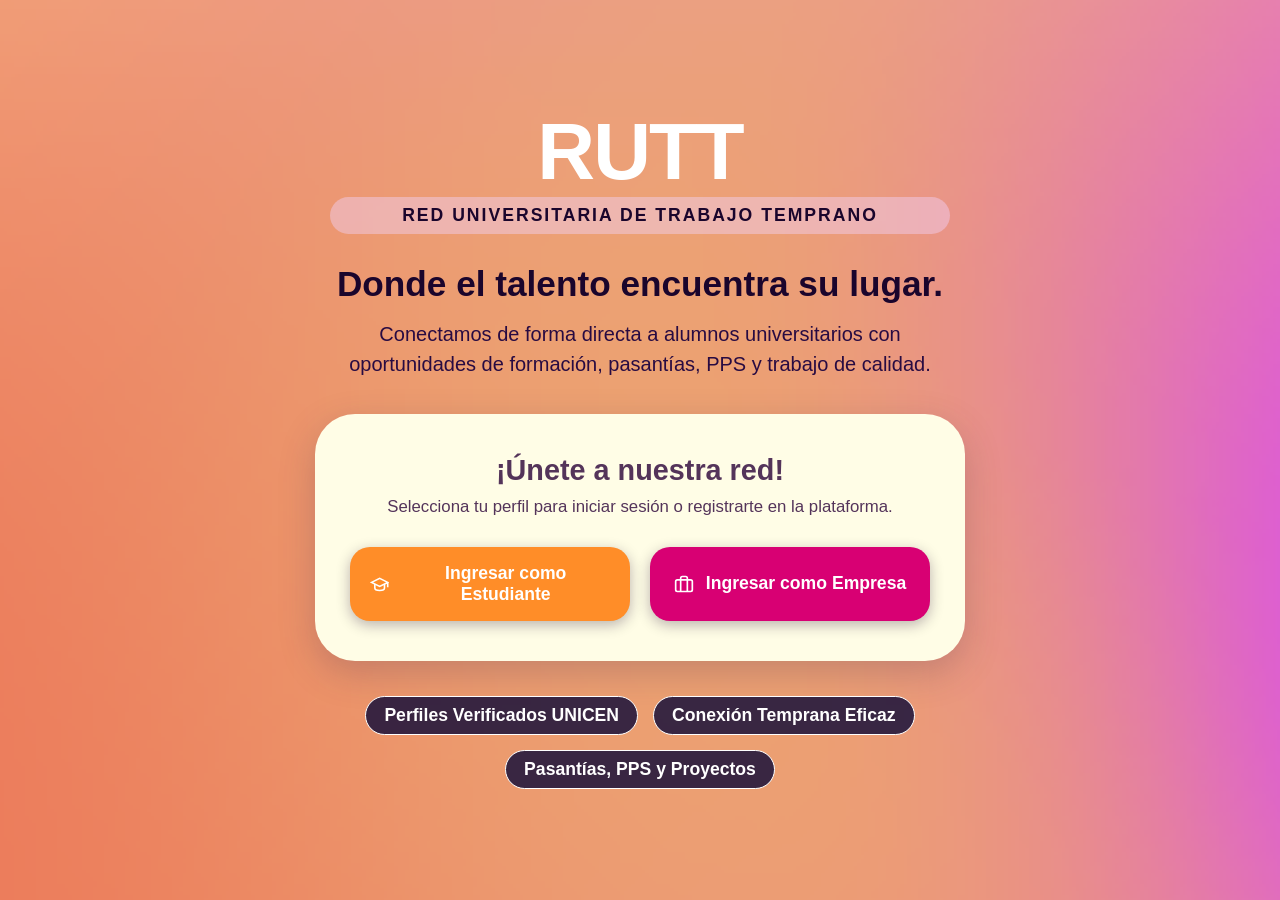
<file: index.html>
<!DOCTYPE html>
<html lang="es">
<head>
  <meta charset="UTF-8">
  <meta name="viewport" content="width=device-width, initial-scale=1.0">
  <title>RUTT - Red Universitaria de Trabajo Temprano</title>
  <link rel="stylesheet" href="index.css">
</head>
<body>
  <main class="landing-shell">
    
    <header class="landing-hero">

        <h1>RUTT</h1>
        <p class="subtitle">Red Universitaria de Trabajo Temprano</p>
      <h2>Donde el talento encuentra su lugar.</h2>
      <p class="hero-description">
        Conectamos de forma directa a alumnos universitarios con oportunidades de formación, pasantías, PPS y trabajo de calidad.
      </p>
    </header>

    <section class="container">
      <h3>¡Únete a nuestra red!</h3>
      <p class="action-text">Selecciona tu perfil para iniciar sesión o registrarte en la plataforma.</p>
      
      <div class="login-actions">
        <a href="login_estudiante.html" class="btn-login student-variant">
          <svg viewBox="0 0 24 24" fill="none" stroke="currentColor" stroke-width="2">
            <path d="M22 10v6M2 10l10-5 10 5-10 5z"></path>
            <path d="M6 12v5c0 2 2 3 6 3s6-1 6-3v-5"></path>
          </svg>
          Ingresar como Estudiante
        </a>
        
        <a href="login_empresa.html" class="btn-login company-variant">
          <svg viewBox="0 0 24 24" fill="none" stroke="currentColor" stroke-width="2">
            <rect x="2" y="7" width="20" height="14" rx="2" ry="2"></rect>
            <path d="M16 21V5a2 2 0 0 0-2-2h-4a2 2 0 0 0-2 2v16"></path>
          </svg>
          Ingresar como Empresa
        </a>
      </div>
    </section>

    <footer class="landing-footer-info">
      <div class="value-pill">Perfiles Verificados UNICEN</div>
      <div class="value-pill">Conexión Temprana Eficaz</div>
      <div class="value-pill">Pasantías, PPS y Proyectos</div>
    </footer>

  </main>
  <script>
    if (window.location.search) {
      const urlLimpia = window.location.pathname;
      window.history.replaceState({}, document.title, urlLimpia);
    }
  </script>
</body>
</html>
</file>
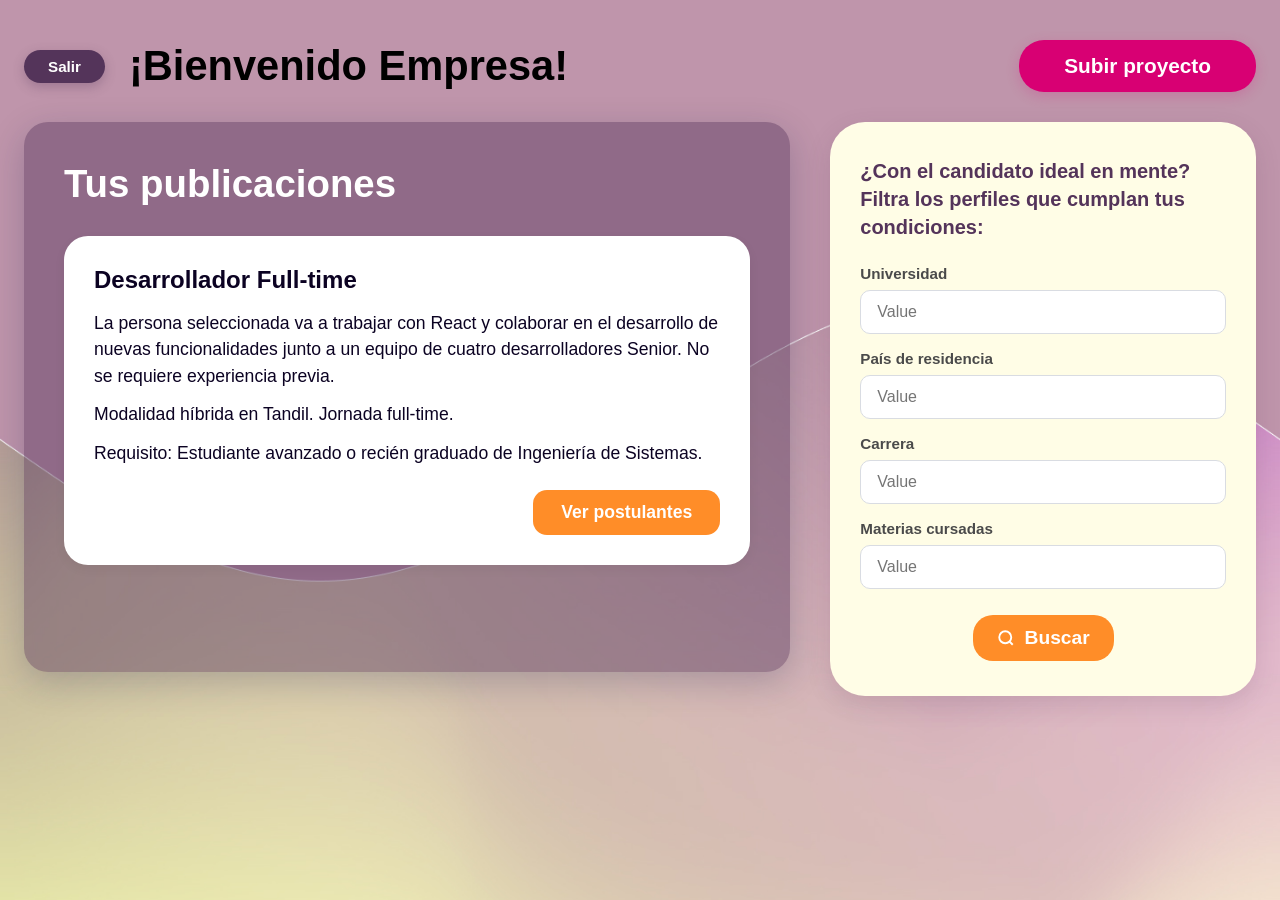
<file: empresa.html>
<!DOCTYPE html>
<html lang="es">
  <head>
    <meta charset="UTF-8" />
    <meta name="viewport" content="width=device-width, initial-scale=1.0" />
    <title>RUTT - Inicio Empresa</title>
    <link rel="stylesheet" href="empresa.css" />
  </head>
  <body>

    <main class="page-shell">
      <div class="main-container">
        
        <!-- Header alineado con los paneles de abajo -->
        <div class="publications-header">
          <div class="header-user-side">
            <a href="login_empresa.html" class="btn-logout">Salir</a>
            <h1 id="welcome-title">¡Bienvenido!</h1>
          </div>
          <a href="from_proyecto.html" class="btn-primary-magenta"> Subir proyecto  </a>
        </div>

        <!-- Grilla de contenido único -->
        <section class="dashboard-grid">
        
          <div class="publications-panel">
            <h2>Tus publicaciones</h2>
            <div id="publications-container" class="publications-list"></div>
          </div>

          <div class="sidebar-panel">
            <div class="filter-card">
              <h3>¿Con el candidato ideal en mente? Filtra los perfiles que cumplan tus condiciones:</h3>
              
              <form class="filter-form">
                <div class="filter-group">
                  <label for="university">Universidad</label>
                  <input id="university" type="text" placeholder="Value" />
                </div>

                <div class="filter-group">
                  <label for="residence">País de residencia</label>
                  <input id="residence" type="text" placeholder="Value" />
                </div>

                <div class="filter-group">
                  <label for="career">Carrera</label>
                  <input id="career" type="text" placeholder="Value" />
                </div>

                <div class="filter-group">
                  <label for="subjects">Materias cursadas</label>
                  <input id="subjects" type="text" placeholder="Value" />
                </div>

                <button type="submit" class="btn-search">
                  <svg viewBox="0 0 24 24" fill="none" stroke="currentColor" stroke-width="2.5">
                    <circle cx="11" cy="11" r="8"></circle>
                    <line x1="21" y1="21" x2="16.65" y2="16.65"></line>
                  </svg>
                  Buscar
                </button>
              </form>
            </div>
          </div>

        </section>
      </div>
    </main>

    <script>
      
      const nombreEmpresa = localStorage.getItem("empresaLogueada") || "Empresa";
      document.getElementById("welcome-title").textContent = `¡Bienvenido ${nombreEmpresa}!`;

      // Render de las publicaciones
      const publicacionesGuardadas = JSON.parse(localStorage.getItem("misPublicaciones") || "[]");
      const publicaciones = [
        {
          titulo: "Desarrollador Full-time",
          descripcion: "La persona seleccionada va a trabajar con React y colaborar en el desarrollo de nuevas funcionalidades junto a un equipo de cuatro desarrolladores Senior. No se requiere experiencia previa.",
          detalles: "Modalidad híbrida en Tandil. Jornada full-time.",
          requisito: "Requisito: Estudiante avanzado o recién graduado de Ingeniería de Sistemas."
        },
        ...publicacionesGuardadas.map((pub) => ({
          titulo: pub.titulo,
          descripcion: pub.descripcion,
          detalles: pub.modalidad || pub.detalles || "Modalidad a definir.",
          requisito: pub.requisito || "Requisito: Información pendiente."
        }))
      ];

      const container = document.getElementById("publications-container");
      publicaciones.forEach((pub) => {
        const article = document.createElement("article");
        article.className = "pub-card";
        article.innerHTML = `
          <h3>${pub.titulo}</h3>
          <p class="pub-description">${pub.descripcion}</p>
          <p class="pub-details">${pub.detalles}</p>
          <p class="pub-requirement">${pub.requisito}</p>
          <div class="pub-actions">
            <a class="btn-action" href="ver_postulantes.html?titulo=${encodeURIComponent(pub.titulo)}&descripcion=${encodeURIComponent(pub.descripcion)}&detalles=${encodeURIComponent(pub.detalles)}&requisito=${encodeURIComponent(pub.requisito)}">Ver postulantes</a>
          </div>
        `;
        container.appendChild(article);
      });
    </script>
  <script>
  if (window.location.search) {
    const urlLimpia = window.location.pathname;
    window.history.replaceState({}, document.title, urlLimpia);
  }
</script>
</body>
</html>
</file>
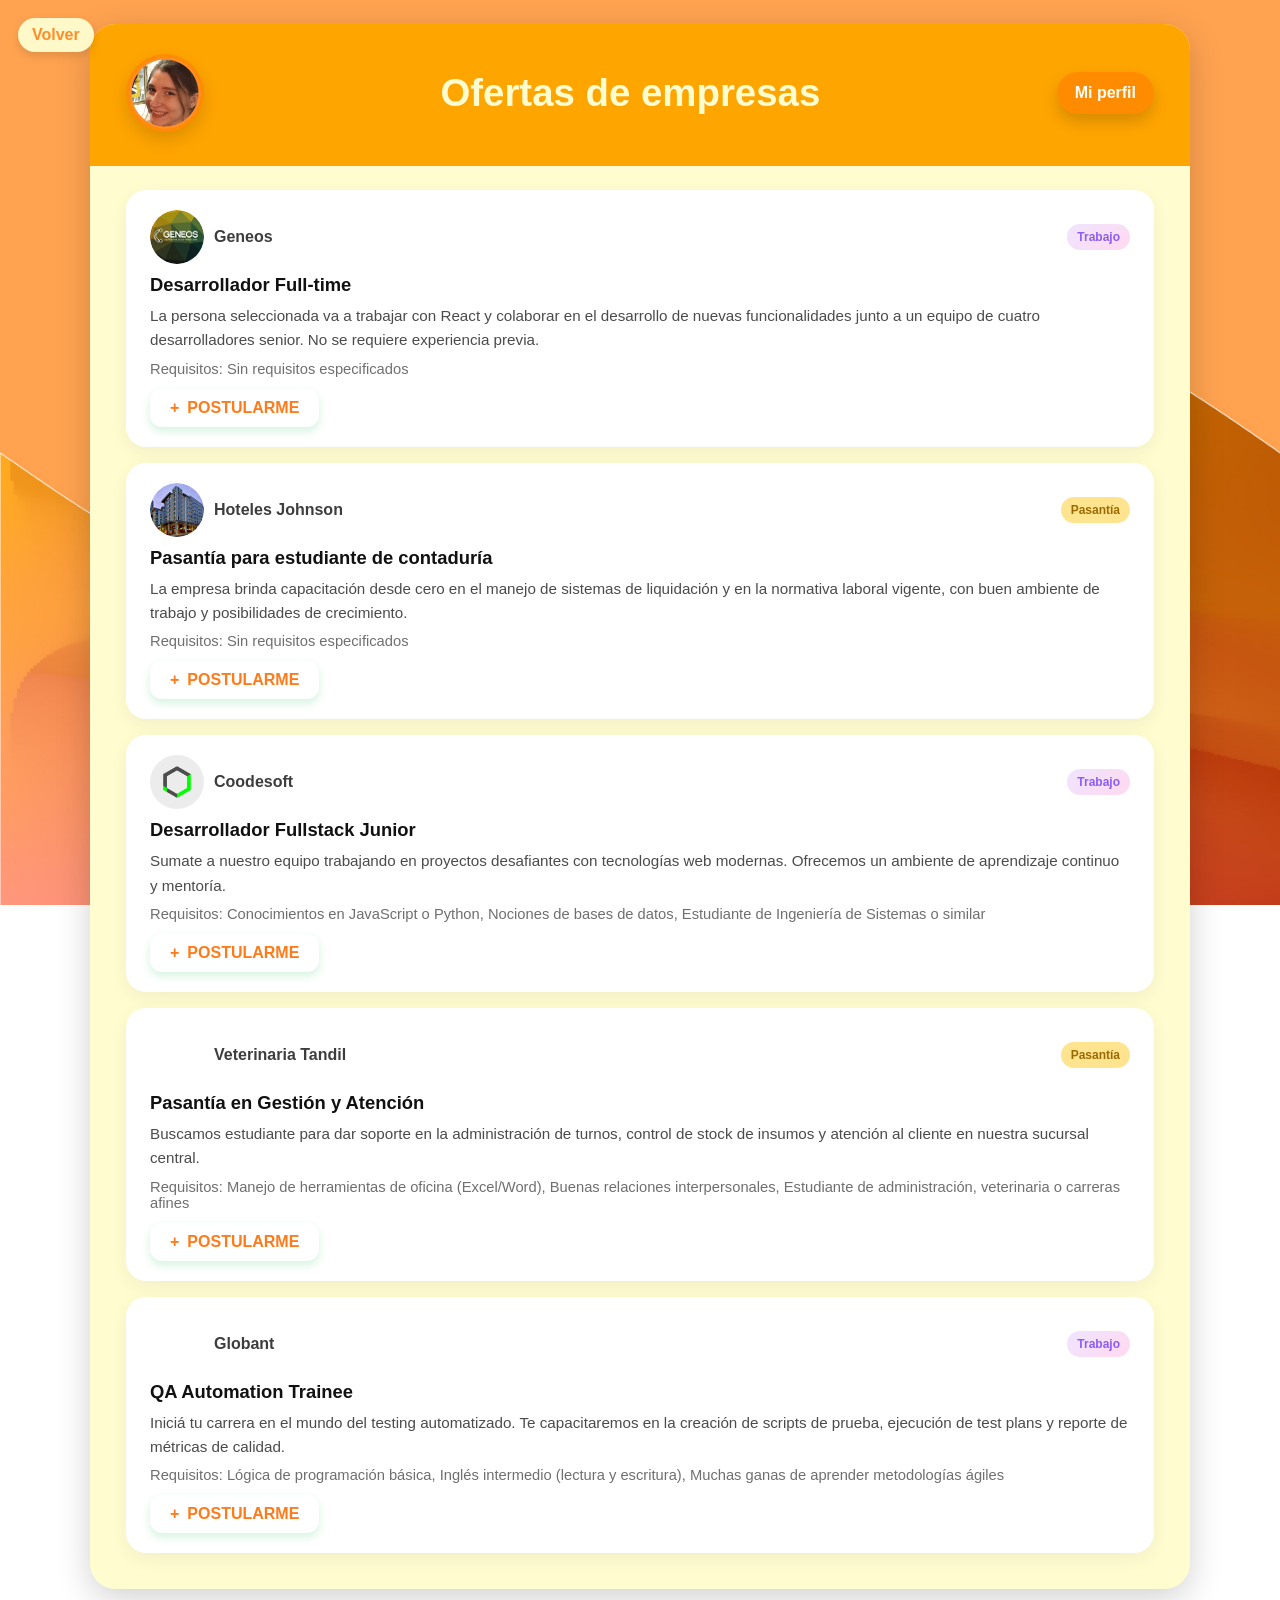
<file: estudiante.html>
<!DOCTYPE html>
<html lang="es">
  <head>
    <meta charset="UTF-8" />
    <meta name="viewport" content="width=device-width, initial-scale=1.0" />
    <title>RUTT - Inicio Estudiante</title>
    <link rel="stylesheet" href="estudiante.css" />
  </head>
  <body>
    <a href="#" onclick="volverAtras(event)">Volver</a>

    <main class="page-shell">
      <section class="card">
        <div class="hero-panel">
          <div class="hero-top">
            <div class="profile-wrap">
              <img
                src="images/profile.jpg"
                alt="Foto de perfil de la estudiante"
                class="profile-photo"
              />
            </div>

            <div class="hero-title-wrap">
              <h1>Ofertas de empresas</h1>
            </div>

            <a href="perfil_estudiante.html" class="profile-btn">Mi perfil</a>
          </div>
        </div>

        <div class="feed-panel">
          <div id="ofertas-container" class="offers-list"></div>
        </div>
      </section>
    </main>

    <script src="datos_proyectos.js"></script>
    <script>
      const container = document.getElementById("ofertas-container");
      const fallbackOfertas = typeof proyectosPredeterminados !== "undefined"
        ? proyectosPredeterminados
        : [];

      function marcarPostulacion(event, elemento) {
          
          event.preventDefault();
          
          elemento.innerHTML = "<span>✔</span> POSTULADO";
          
          elemento.classList.add("sent");
          
          elemento.removeAttribute("onclick");
        }

        function volverAtras(event) {
          event.preventDefault();
          window.history.go(-1);
        }

      const renderOfertas = (datos) => {
        container.innerHTML = "";
        datos.forEach((oferta) => {
          const article = document.createElement("article");
          article.className = "opportunity";
          const tipo = (oferta.tipo || "Trabajo").toLowerCase();
          const badgeClass = tipo === "pasantía" ? "badge-pasantia" : "badge-trabajo";
          const logoSrc = oferta.logo || oferta.logoUrl || `images/${(oferta.empresa || oferta.Empresa || "empresa").toLowerCase().replace(/\s+/g, "")}.jpg`;
          article.innerHTML = `
            <div class="offer-card">
              <div class="offer-top-row">
                <div class="offer-company">
                  <div class="offer-logo">
                    <img 
                      src="${logoSrc}"
                      alt=""
                      onerror="this.style.display='none'; this.parentNode.style.background='#d9dce2';"
                    />  
                  </div>
                  <span class="offer-company-name">${oferta.empresa || oferta.Empresa}</span>
                </div>
                <span class="offer-type ${badgeClass}">${oferta.tipo || "Trabajo"}</span>
              </div>

              <h3>${oferta.titulo || oferta.Titulo}</h3>
              <p class="offer-body">${oferta.descripcion || oferta.Descripcion}</p>
              <p class="offer-requisitos">Requisitos: ${(oferta.requisitos || ["Sin requisitos especificados"]).join(", ")}</p>
              <a href="#" class="mini-btn" onclick="marcarPostulacion(event, this)"><span>+</span> POSTULARME</a>
            </div>
          `;
          container.appendChild(article);
        });
      };

      fetch("datos_proyectos.json")
        .then((response) => {
          if (!response.ok) throw new Error("No se pudo cargar el JSON");
          return response.json();
        })
        .then((data) => {
          if (Array.isArray(data) && data.length) {
            renderOfertas(data);
          } else {
            renderOfertas(fallbackOfertas);
          }
        })
        .catch(() => {
          renderOfertas(fallbackOfertas);
        });
    </script>
  <script>
  if (window.location.search) {
    const urlLimpia = window.location.pathname;
    window.history.replaceState({}, document.title, urlLimpia);
  }
</script>
</body>
</html>
</file>
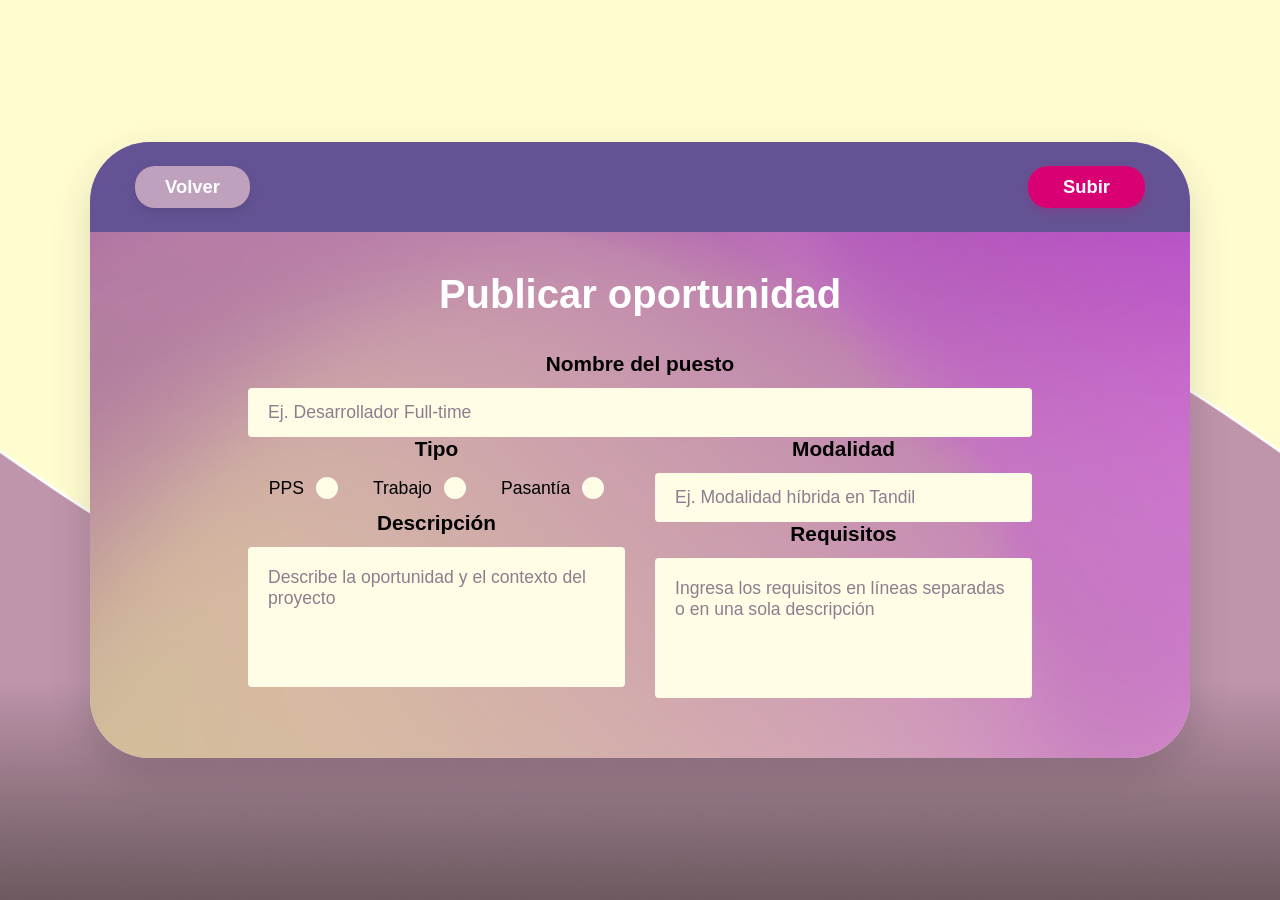
<file: from_proyecto.html>
<!DOCTYPE html>
<html lang="es">
  <head>
    <meta charset="UTF-8" />
    <meta name="viewport" content="width=device-width, initial-scale=1.0" />
    <title>RUTT - Crear Publicación</title>
    <link rel="stylesheet" href="from_proyecto.css" />
  </head>
  <body>
    <main class="page-shell">
      <section class="card-form">
        
        <div class="form-header">
          <a href="empresa.html" class="btn-back"> Volver </a>
          <button type="submit" form="publication-form" class="btn-submit"> Subir </button>
        </div>

        <div class="form-body">
          <h2>Publicar oportunidad</h2>

          <div id="name" class="input-group">
                <label for="postulacion-name">Nombre del puesto</label>
                <input type="text" id="postulacion-name" placeholder="Ej. Desarrollador Full-time" required />
            </div>
          
          <form id="publication-form" class="main-form">
            
                
            <div class="input-group">

                <div class="radio-section">
                    <span class="radio-title">Tipo</span>
                    <div class="radio-options">
                        <label class="radio-label">
                        <span>PPS</span>
                        <input type="radio" name="tipo-puesto" value="PPS" required />
                        <span class="custom-radio"></span>
                        </label>
                        <label class="radio-label">
                        <span>Trabajo</span>
                        <input type="radio" name="tipo-puesto" value="Trabajo" required />
                        <span class="custom-radio"></span>
                        </label>
                        <label class="radio-label">
                        <span>Pasantía</span>
                        <input type="radio" name="tipo-puesto" value="Pasantía" />
                        <span class="custom-radio"></span>
                        </label>
                    </div>
                </div>
                <div class="input-group">
                <label for="postulacion-info">Descripción</label>
                <textarea id="postulacion-info" rows="5" placeholder="Describe la oportunidad y el contexto del proyecto" required></textarea>
                </div>

            </div>

            <div class="input-group">
                <div class="input-group">
                <label for="postulacion-modalidad">Modalidad</label>
                <input type="text" id="postulacion-modalidad" placeholder="Ej. Modalidad híbrida en Tandil" required />
                </div>

                <div class="input-group">
                <label for="postulacion-requisitos">Requisitos</label>
                <textarea id="postulacion-requisitos" rows="5" placeholder="Ingresa los requisitos en líneas separadas o en una sola descripción" required></textarea>
                </div>
            </div>
          </form>
        </div>

      </section>
    </main>

    <script>
      document.getElementById("publication-form").addEventListener("submit", function(e) {
        e.preventDefault();

        const empresa = document.getElementById("empresa-name").value.trim();
        const nombre = document.getElementById("postulacion-name").value.trim();
        const tipo = document.querySelector('input[name="tipo-puesto"]:checked').value;
        const informacion = document.getElementById("postulacion-info").value.trim();
        const modalidad = document.getElementById("postulacion-modalidad").value.trim();
        const requisitos = document.getElementById("postulacion-requisitos").value.trim();

        const nuevaPublicacion = {
          id: Date.now(),
          empresa: empresa || "Empresa",
          logo: "images/geneos.jpg",
          tipo: tipo,
          tipoClase: tipo === "Pasantía" ? "badge-pasantia" : "badge-trabajo",
          titulo: nombre,
          descripcion: informacion,
          modalidad: modalidad || "Modalidad a definir.",
          requisito: requisitos ? `Requisito: ${requisitos}` : "Requisito: Información pendiente.",
          requisitos: requisitos
            ? requisitos.split(/\n|\s*\.\s*/).map(item => item.trim()).filter(Boolean)
            : ["Sin requisitos especificados"]
        };

        let actuales = JSON.parse(localStorage.getItem("misPublicaciones")) || [];
        actuales.push(nuevaPublicacion);
        localStorage.setItem("misPublicaciones", JSON.stringify(actuales));

        window.location.href = "empresa.html";
      });
    </script>
  <script>
  if (window.location.search) {
    const urlLimpia = window.location.pathname;
    window.history.replaceState({}, document.title, urlLimpia);
  }
</script>
</body>
</html>
</file>
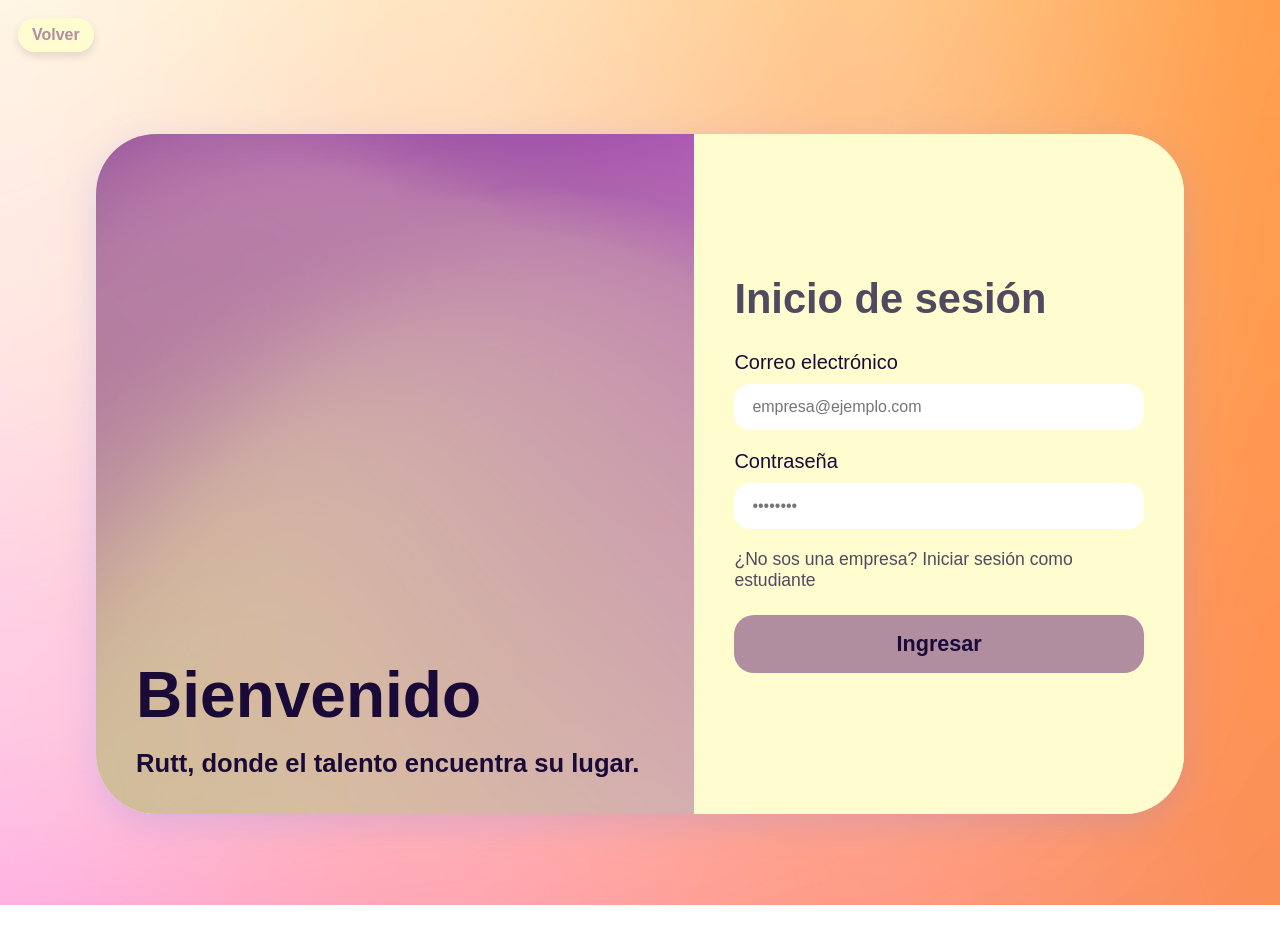
<file: login_empresa.html>
<!DOCTYPE html>
<html lang="es">
  <head>
    <meta charset="UTF-8" />
    <meta name="viewport" content="width=device-width, initial-scale=1.0" />
    <title>RUTT - Login Empresa</title>
    <link rel="stylesheet" href="login_empresa.css" />
  </head>
  <body>
    <a href="index.html" >Volver</a>
    <div class="login-shell">
      <div class="card">
        <div class="left-panel">
          <h1>Bienvenido</h1>
          <p>Rutt, donde el talento encuentra su lugar.</p>
        </div>

        <div class="right-panel">
          <div class="login-card">
            <h2>Inicio de sesión</h2>

            <form>
              <div class="form-group">
                <label for="email">Correo electrónico</label>
                <input id="email" type="email" placeholder="empresa@ejemplo.com" />
              </div>

              <div class="form-group">
                <label for="password">Contraseña</label>
                <input id="password" type="password" placeholder="••••••••" />
              </div>

              <a href="login_estudiante.html" class="form-link">¿No sos una empresa? Iniciar sesión como estudiante</a>
              <a href="empresa.html" class="btn-submit">Ingresar</a>
            </form>
          </div>
        </div>
      </div>
    </div>
  </body>

  <script>
    if (window.location.search) {
      const urlLimpia = window.location.pathname;
      window.history.replaceState({}, document.title, urlLimpia);
    }
  </script>
</html>
</file>
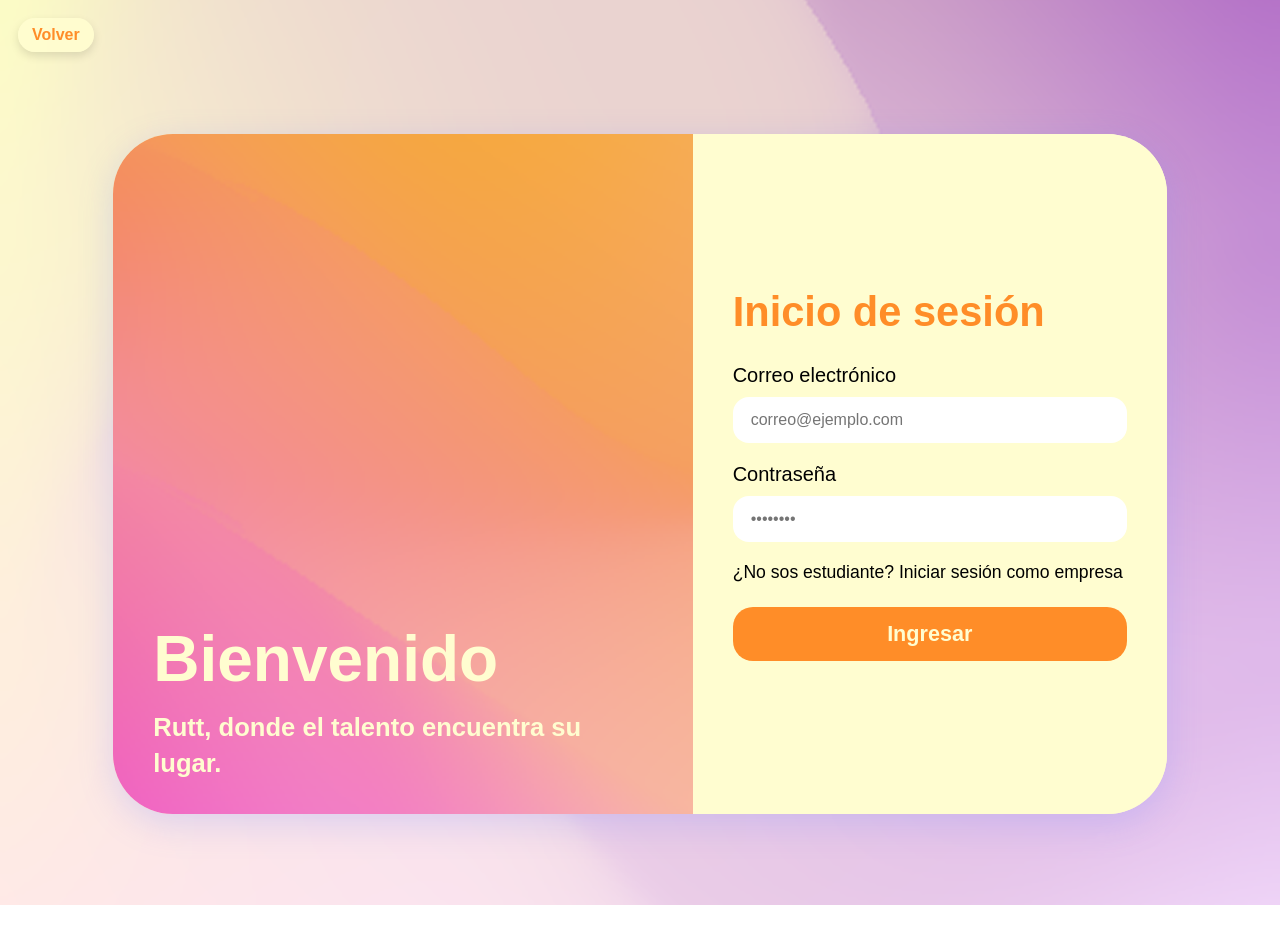
<file: login_estudiante.html>
<!DOCTYPE html>
<html lang="es">
  <head>
    <meta charset="UTF-8" />
    <meta name="viewport" content="width=device-width, initial-scale=1.0" />
    <title>RUTT - Login Estudiante</title>
    <link rel="stylesheet" href="login_estudiante.css" />
  </head>
  <body>
    <a href="index.html">Volver</a>
    <div class="login-shell">
      <div class="card">
        <div class="left-panel">
          <h1>Bienvenido</h1>
          <p>Rutt, donde el talento encuentra su lugar.</p>
        </div>

        <div class="right-panel">
          <div class="login-card">
            <h2>Inicio de sesión</h2>

            <form>
              <div class="form-group">
                <label for="email">Correo electrónico</label>
                <input id="email" type="email" placeholder="correo@ejemplo.com" />
              </div>

              <div class="form-group">
                <label for="password">Contraseña</label>
                <input id="password" type="password" placeholder="••••••••" />
              </div>

              <a href="login_empresa.html" class="form-link">¿No sos estudiante? Iniciar sesión como empresa</a>
              <a href="estudiante.html" class="btn-submit">Ingresar</a>
            </form>
          </div>
        </div>
      </div>
    </div>
  </body>

  <script>
    if (window.location.search) {
      const urlLimpia = window.location.pathname;
      window.history.replaceState({}, document.title, urlLimpia);
    }

  </script>
</html>
</file>
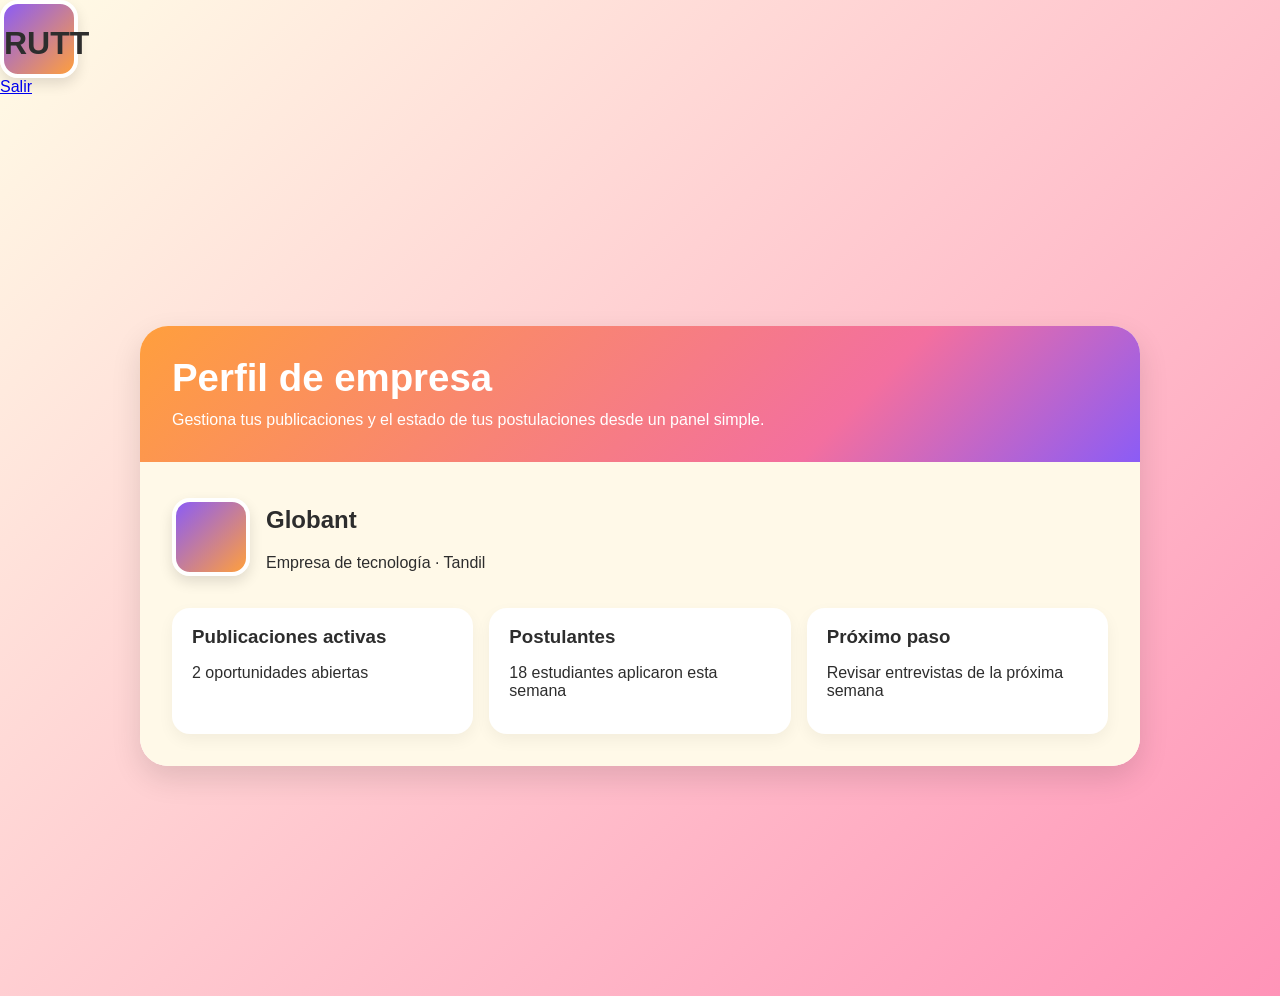
<file: perfil_empresa.html>
<!DOCTYPE html>
<html lang="es">
  <head>
    <meta charset="UTF-8" />
    <meta name="viewport" content="width=device-width, initial-scale=1.0" />
    <title>RUTT - Perfil Empresa</title>
    <link rel="stylesheet" href="base.css" />
    <link rel="stylesheet" href="perfil_empresa.css" />
  </head>
  <body>
    <header-component></header-component>

    <main class="page-shell">
      <section class="card">
        <div class="hero-banner">
          <h1>Perfil de empresa</h1>
          <p>Gestiona tus publicaciones y el estado de tus postulaciones desde un panel simple.</p>
        </div>

        <div class="panel">
          <div class="company-summary">
            <div class="logo"></div>
            <div>
              <h2>Globant</h2>
              <p>Empresa de tecnología · Tandil</p>
            </div>
          </div>

          <div class="grid">
            <div class="info-card">
              <h3>Publicaciones activas</h3>
              <p>2 oportunidades abiertas</p>
            </div>

            <div class="info-card">
              <h3>Postulantes</h3>
              <p>18 estudiantes aplicaron esta semana</p>
            </div>

            <div class="info-card">
              <h3>Próximo paso</h3>
              <p>Revisar entrevistas de la próxima semana</p>
            </div>
          </div>
        </div>
      </section>
    </main>

    <script src="header.js"></script>
  <script>
  if (window.location.search) {
    const urlLimpia = window.location.pathname;
    window.history.replaceState({}, document.title, urlLimpia);
  }
</script>
</body>
</html>
</file>
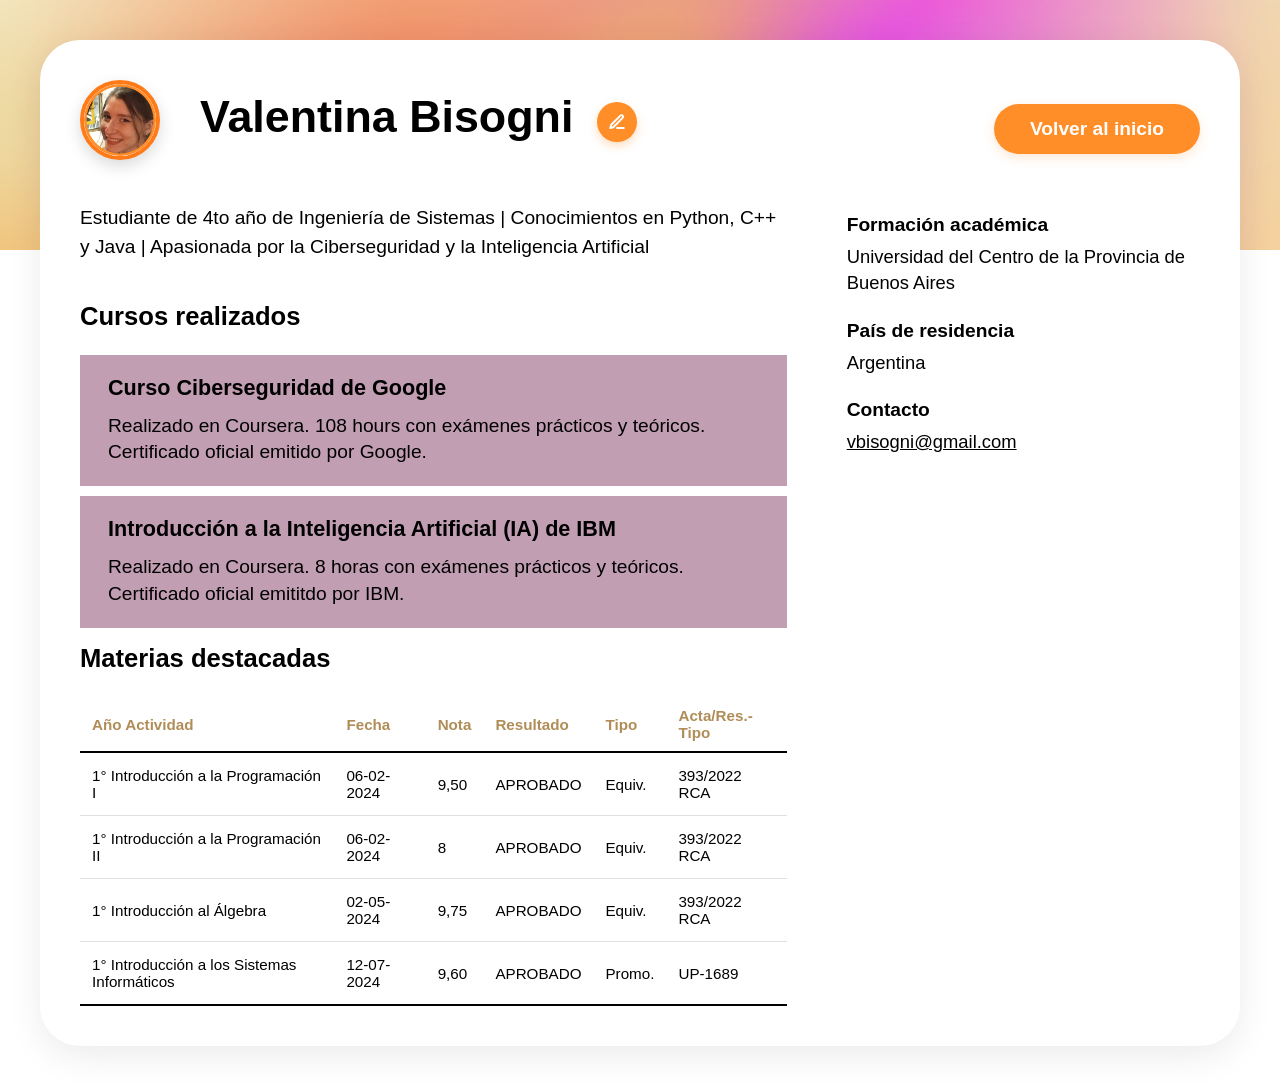
<file: perfil_estudiante.html>
<!DOCTYPE html>
<html lang="es">
  <head>
    <meta charset="UTF-8" />
    <meta name="viewport" content="width=device-width, initial-scale=1.0" />
    <title>RUTT - Perfil Estudiante</title>
    <link rel="stylesheet" href="perfil_estudiante.css" />
  </head>
  <body>
    <main class="page-shell">
      <section class="card">
        <div class="feed-panel">
          
          <div class="profile-header-container">
            <div class="profile-meta-side">
              <div class="avatar-wrapper">
                <img src="images/profile.jpg" alt="Valentina" class="avatar" />
              </div>
              <h1>Valentina Bisogni</h1>
              <div id="pencil-edit-btn" class="edit-profile-icon">
                <svg viewBox="0 0 24 24" fill="none" stroke="currentColor" stroke-width="2.5" stroke-linecap="round" stroke-linejoin="round">
                  <path d="M12 20h9"></path>
                  <path d="M16.5 3.5a2.121 2.121 0 0 1 3 3L7 19l-4 1 1-4L16.5 3.5z"></path>
                </svg>
            </div>
            </div>
            <a class="profile-btn" onclick="volverAtras(event)">Volver al inicio</a>
          </div>

          <div class="main-content-layout">
            
            <div class="left-info">
              <p class="bio-text">
                Estudiante de 4to año de Ingeniería de Sistemas | Conocimientos en Python, C++ y Java | Apasionada por la Ciberseguridad y la Inteligencia Artificial
              </p>

              <h3 class="section-title">Cursos realizados</h3>
              <div id="courses-container" class="courses-list"></div>

              <section class="academic-section">
                <h3 class="section-title">Materias destacadas</h3>
                <div class="table-responsive">
                  <table class="academic-table">
                    <thead>
                      <tr>
                        <th>Año Actividad</th>
                        <th>Fecha</th>
                        <th>Nota</th>
                        <th>Resultado</th>
                        <th>Tipo</th>
                        <th>Acta/Res.-Tipo</th>
                      </tr>
                    </thead>
                    <tbody id="historial-rows"></tbody>
                  </table>
                </div>
              </section>
            </div>

            <div class="right-sidebar">
              <div class="info-block">
                <h4>Formación académica</h4>
                <p>Universidad del Centro de la Provincia de Buenos Aires</p>
              </div>

              <div class="info-block">
                <h4>País de residencia</h4>
                <p>Argentina</p>
              </div>

              <div class="info-block">
                <h4>Contacto</h4>
                <p><a href="mailto:vbisogni@gmail.com">vbisogni@gmail.com</a></p>
              </div>
            </div>

          </div>

        </div>
      </section>
    </main>

    <script>
      const cursos = [
        { titulo: "Curso Ciberseguridad de Google", descripcion: "Realizado en Coursera. 108 hours con exámenes prácticos y teóricos. Certificado oficial emitido por Google." },
        { titulo: "Introducción a la Inteligencia Artificial (IA) de IBM", descripcion: "Realizado en Coursera. 8 horas con exámenes prácticos y teóricos. Certificado oficial emititdo por IBM." }
      ];

      
      
      const urlParams = new URLSearchParams(window.location.search);

      if (urlParams.get('modo') === 'empresa') {
        const botonEditar = document.getElementById("pencil-edit-btn");
        if (botonEditar) {
          botonEditar.style.display = "none";
        }
      }

      const coursesContainer = document.getElementById("courses-container");
      cursos.forEach((c) => {
        const div = document.createElement("div");
        div.className = "course-card";
        div.innerHTML = `
          <h4>${c.titulo}</h4>
          <p>${c.descripcion}</p>
        `;
        coursesContainer.appendChild(div);
      });
        function volverAtras(event) {
          event.preventDefault();
          window.history.go(-1);
        }

      const historial = [
        { actividad: "1° Introducción a la Programación I", fecha: "06-02-2024", nota: "9,50", resultado: "APROBADO", tipo: "Equiv.", acta: "393/2022 RCA" },
        { actividad: "1° Introducción a la Programación II", fecha: "06-02-2024", nota: "8", resultado: "APROBADO", tipo: "Equiv.", acta: "393/2022 RCA" },
        { actividad: "1° Introducción al Álgebra", fecha: "02-05-2024", nota: "9,75", resultado: "APROBADO", tipo: "Equiv.", acta: "393/2022 RCA" },
        { actividad: "1° Introducción a los Sistemas Informáticos", fecha: "12-07-2024", nota: "9,60", resultado: "APROBADO", tipo: "Promo.", acta: "UP-1689" }
      ];

      const tbody = document.getElementById("historial-rows");
      historial.forEach((row) => {
        const tr = document.createElement("tr");
        tr.innerHTML = `
          <td>${row.actividad}</td>
          <td>${row.fecha}</td>
          <td>${row.nota}</td>
          <td>${row.resultado}</td>
          <td>${row.tipo}</td>
          <td>${row.acta}</td>
        `;
        tbody.appendChild(tr);
      });
    </script>
  <script>
  if (window.location.search) {
    const urlLimpia = window.location.pathname;
    window.history.replaceState({}, document.title, urlLimpia);
  }
</script>
</body>
</html>
</file>
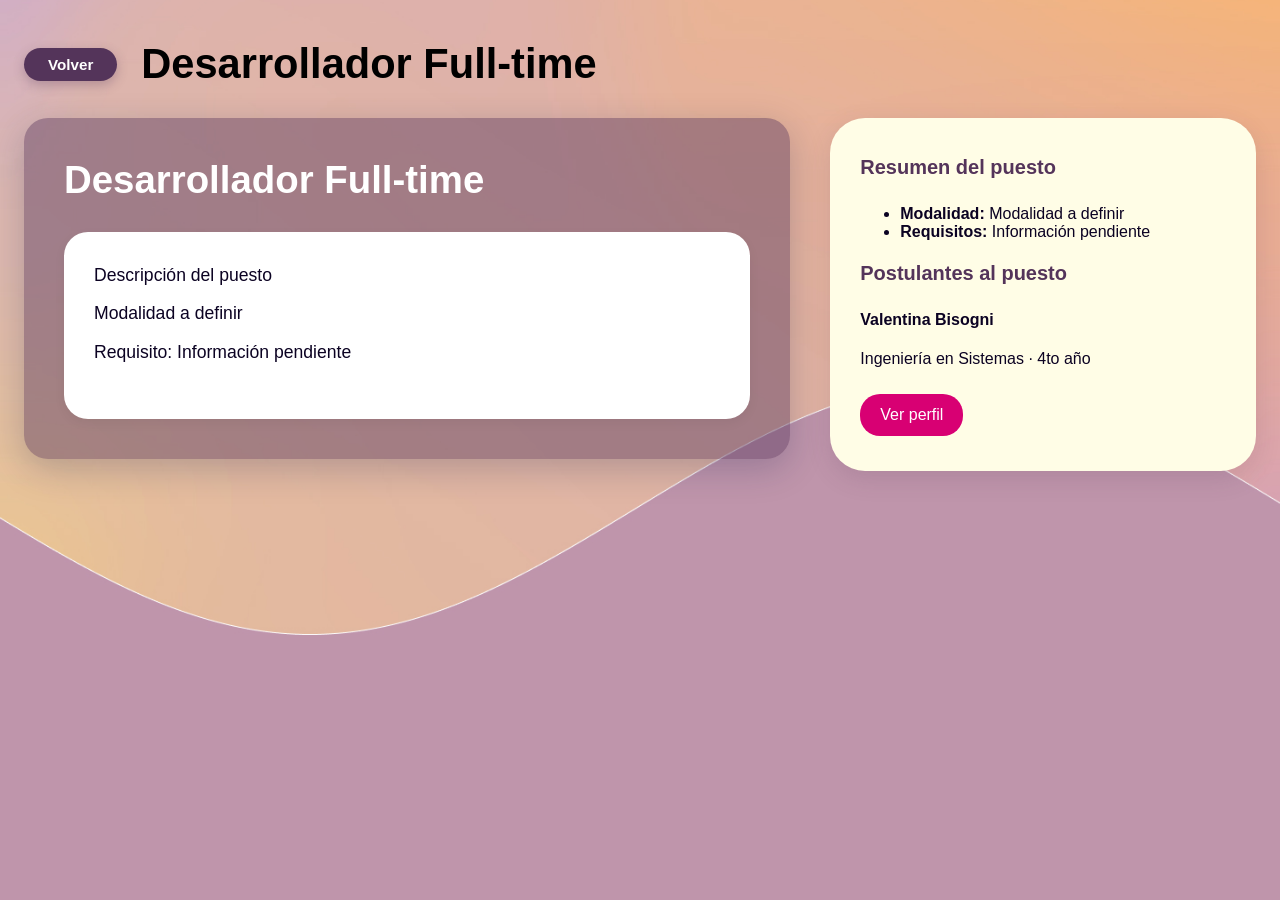
<file: ver_postulantes.html>
<!DOCTYPE html>
<html lang="es">
  <head>
    <meta charset="UTF-8" />
    <meta name="viewport" content="width=device-width, initial-scale=1.0" />
    <title>RUTT - Ver postulantes</title>
    <link rel="stylesheet" href="ver_postulantes.css" />
  </head>
  <body>
    <main class="page-shell">
      <div class="main-container">
        <div class="publications-header">
          <div class="header-user-side">
            <a href="empresa.html" class="btn-logout">Volver</a>
            <h1 id="page-title">Detalle del puesto</h1>
          </div>
        </div>

        <section class="dashboard-grid">
          <div class="publications-panel">
            <h2 id="puesto-titulo">Publicación</h2>
            <div class="pub-card detail-card">
              <p class="pub-description" id="puesto-desc"></p>
              <p class="pub-details" id="puesto-detalles"></p>
              <p class="pub-requirement" id="puesto-requisito"></p>
            </div>
          </div>

          <div class="sidebar-panel">
            <div class="filter-card">
                <h3>Resumen del puesto</h3>
                <ul class="detail-list">
                  <li><strong>Modalidad:</strong> <span id="modalidad-resumen"></span></li>
                  <li><strong>Requisitos:</strong> <span id="requisitos-resumen"></span></li>
                </ul>

                <h3 style="margin-top: 18px;">Postulantes al puesto</h3>
                <div id="postulantes-container" class="postulantes-list">

                <div class="postulante-item">
                    <div class="postulante-info">
                    <h4>Valentina Bisogni</h4>
                    <p>Ingeniería en Sistemas · 4to año</p>
                    </div>
                    <a href="perfil_estudiante.html?modo=empresa" class="btn-search">Ver perfil</a>
                </div>
            </div>
        </div>
        </section>
      </div>
    </main>

    <script>
      const params = new URLSearchParams(window.location.search);
      const data = {
        titulo: params.get("titulo") || "Desarrollador Full-time",
        descripcion: params.get("descripcion") || "Descripción del puesto",
        detalles: params.get("detalles") || "Modalidad a definir",
        requisito: params.get("requisito") || "Requisito: Información pendiente"
      };

      document.getElementById("page-title").textContent = data.titulo;
      document.getElementById("puesto-titulo").textContent = data.titulo;
      document.getElementById("puesto-desc").textContent = data.descripcion;
      document.getElementById("puesto-detalles").textContent = data.detalles;
      document.getElementById("puesto-requisito").textContent = data.requisito;

      const modalidadEl = document.getElementById("modalidad-resumen");
      const requisitosEl = document.getElementById("requisitos-resumen");
      if (modalidadEl) modalidadEl.textContent = data.detalles;
      if (requisitosEl) requisitosEl.textContent = data.requisito.replace("Requisito: ", "");
    </script>
  <script>
  if (window.location.search) {
    const urlLimpia = window.location.pathname;
    window.history.replaceState({}, document.title, urlLimpia);
  }
</script>
</body>
</html>
</file>
<file: index.css>
:root {
  --cream: #fffde6;
  --purple-main: #54345a;
  --purple-box: #b08d9f;
  --orange-btn: #ff8d28;
  --magenta-btn: #d80073;
}

* {
  box-sizing: border-box;
}


body {
  margin: 0;
  min-height: 100vh;
  font-family: Inter, "Segoe UI", Roboto, Arial, sans-serif;
  background-image: url('images/degradado.png');
  background-size: cover;
  background-position: center;
  background-repeat: no-repeat;
  background-attachment: fixed;
  display: flex;
  justify-content: center;
  align-items: center;
  color: #0b0222;
}

.landing-shell {
  width: 100%;
  max-width: 800px;
  padding: 40px 24px;
  display: flex;
  flex-direction: column;
  align-items: center;
  gap: 35px;
  text-align: center;
}


.landing-hero {
  align-items: center;
  justify-content: center;
  gap: 18px;
  flex-wrap: wrap;
}

.landing-hero .brand-logo {
  width: 90px;
  height: auto;
  display: block;
}

.landing-hero .title-group {
  display: flex;
  flex-direction: column;
  align-items: center;
}

.landing-hero  h1 {
  font-size: 5rem;
  font-weight: 900;
  margin: 0;
  letter-spacing: -2px;
  color: white;
  line-height: 1;
}

.landing-hero .subtitle {
  font-size: 1.1rem;
  font-weight: 700;
  text-transform: uppercase;
  letter-spacing: 2px;
  margin: 5px 0 30px 0;
  color: #1a052c;
  background: rgba(241, 211, 255, 0.418);
  border-radius: 20px;
  padding: 8px 20px;
}

.landing-hero h2 {
  font-size: 2.2rem;
  font-weight: 700;
  margin: 0 0 15px 0;
  color: #1a052c;
}

.hero-description {
  font-size: 1.25rem;
  line-height: 1.5;
  max-width: 620px;
  margin: 0 auto;
  color: #280b42;
}

.container {
  background-color: var(--cream);
  width: 100%;
  max-width: 650px;
  border-radius: 40px;
  padding: 40px 35px;
  box-shadow: 0 12px 35px rgba(84, 52, 90, 0.25);
}

.container h3 {
  font-size: 1.8rem;
  font-weight: 700;
  margin: 0 0 10px 0;
  color: var(--purple-main);
}

.action-text {
  font-size: 1.05rem;
  color: var(--purple-main);
  margin: 0 0 30px 0;
}

/* Contenedor de Botones de Inicios de Sesión */
.login-actions {
  display: flex;
  gap: 20px;
  width: 100%;
}

.btn-login {
  flex: 1;
  display: inline-flex;
  align-items: center;
  justify-content: center;
  gap: 12px;
  text-decoration: none;
  padding: 16px 20px;
  font-size: 1.1rem;
  font-weight: 700;
  color: #ffffff;
  border-radius: 20px;
  box-shadow: 0 4px 14px rgba(26, 5, 44, 0.3);
  transition: transform 0.2s, box-shadow 0.2s;
}

.btn-login:hover {
  transform: translateY(-2px);
  box-shadow: 0 6px 20px rgba(26, 5, 44, 0.4);
}

.btn-login svg {
  width: 20px;
  height: 20px;
  stroke: currentColor;
}

/* Variantes de Color de Botones */
.student-variant {
  background-color: var(--orange-btn);
}

.company-variant {
  background-color: var(--magenta-btn);
}

/* Footer de la Landing */
.landing-footer-info {
  display: flex;
  gap: 15px;
  flex-wrap: wrap;
  justify-content: center;
}

.value-pill {
  background-color: rgba(6, 5, 54, 0.776);
  border: 1px solid white;
  padding: 8px 18px;
  border-radius: 20px;
  font-size: 1.1rem;
  font-weight: 700;
  color: white;
}

@media (max-width: 600px) {
  .login-actions {
    flex-direction: column;
  }
  .landing-hero h1 {
    font-size: 4rem;
  }
  .landing-hero h2 {
    font-size: 1.7rem;
  }
  .container {
    padding: 30px 20px;
  }
}
</file>
<file: empresa.css>
:root {
  --purple: #54345a;
  --purple-box: #b08d9f;
  --yellow-card: #fffde6;
  --orange-btn: #ff8d28;
  --magenta-btn: #d80073;
}

* {
  box-sizing: border-box;
}

body {
  background-image: url('images/fondo.jpg');
  background-size: cover;
  background-position: center;
  background-repeat: no-repeat;
  background-attachment: fixed;
  margin: 0;
  min-height: 100vh;
  font-family: Inter, "Segoe UI", Roboto, Arial, sans-serif;
  color: #0b0222;
}

body > a[href="#"] {
  position: absolute;
  top: 18px;
  left: 18px;
  z-index: 10;
  display: inline-flex;
  align-items: center;
  justify-content: center;
  padding: 8px 14px;
  border-radius: 999px;
  background: rgba(255, 253, 208, 0.95);
  color: #b08d9f;
  font-weight: 700;
  text-decoration: none;
  box-shadow: 0 4px 10px rgba(0, 0, 0, 0.12);
}

body > a[href="#"]:hover {
  transform: translateY(-1px);
}

.page-shell {
  width: 100%;
  min-height: 100vh;
  display: flex;
  justify-content: center;
  align-items: flex-start;
  padding: 40px 24px;
}

/* Contenedor centralizado eje */
.main-container {
  width: 100%;
  max-width: 1280px;
  display: flex;
  flex-direction: column;
}

.publications-header {
  display: flex;
  justify-content: space-between;
  align-items: center;
  width: 100%;
  margin-bottom: 30px;
}

.header-user-side {
  display: flex;
  flex-direction: row;
  gap: 4px;
  align-items: center;
}

.publications-header h1 {
  font-size: 2.6rem;
  font-weight: 700;
  color: #000000;
  margin: 0;
}

/* Botón Salir */
.btn-logout {
  background-color: var(--purple);
  color: #ffffff;
  text-decoration: none;
  border: none;
  border-radius: 25px;
  margin-right: 20px;
  padding: 8px 24px;
  font-size: 0.95rem;
  font-weight: 700;
  cursor: pointer;
  box-shadow: 0 4px 12px rgba(84, 52, 90, 0.3);
  transition: background-color 0.2s;
}

.btn-logout:hover {
  background-color: #3d2342;
  text-decoration: none;
}

/* Botón Subir Proyecto */
.btn-primary-magenta {
  background-color: var(--magenta-btn);
  color: #ffffff;
  border: none;
  border-radius: 25px;
  padding: 14px 45px;
  font-size: 1.3rem;
  font-weight: 700;
  cursor: pointer;
  box-shadow: 0 4px 14px rgba(216, 0, 115, 0.2);
  text-decoration: none;
}

.dashboard-grid {
  width: 100%;
  display: grid;
  grid-template-columns: 1.8fr 1fr;
  gap: 40px;
  align-items: start;
}

.publications-panel {
  background-color: rgba(84, 52, 90, 0.445);
  border-radius: 24px; /* Agregado para suavizar esquinas del panel */
  padding: 40px;
  min-height: 550px;
  box-shadow: 0 10px 35px rgba(18, 26, 77, 0.22);
}

.publications-panel h2 {
  color: #ffffff;
  font-size: 2.4rem;
  font-weight: 700;
  margin: 0 0 30px 0;
}

.publications-list {
  display: flex;
  flex-direction: column;
  gap: 24px;
}

.pub-card {
  background-color: #ffffff;
  border-radius: 24px;
  padding: 30px;
  box-shadow: 0 4px 12px rgba(0,0,0,0.05);
}

.pub-card h3 {
  margin: 0 0 16px 0;
  font-size: 1.5rem;
  font-weight: 700;
}

.pub-description, .pub-details, .pub-requirement {
  font-size: 1.1rem;
  line-height: 1.5;
  margin: 0 0 12px 0;
}

.pub-requirement {
  margin-bottom: 24px;
}

.pub-actions {
  display: flex;
  justify-content: flex-end;
}

.btn-action {
  background-color: var(--orange-btn);
  color: #ffffff;
  border: none;
  border-radius: 14px;
  padding: 12px 28px;
  font-size: 1.1rem;
  font-weight: 700;
  text-decoration: none;
  cursor: pointer;
}

.sidebar-panel {
  display: flex;
  flex-direction: column;
  gap: 30px;
  width: 100%;
}

.filter-card {
  background-color: var(--yellow-card);
  border-radius: 35px;
  padding: 35px 30px;
  width: 100%;
  box-shadow: 0 8px 24px rgba(84, 52, 90, 0.15);
}

.filter-card h3 {
  font-size: 1.25rem;
  line-height: 1.4;
  font-weight: 700;
  color: var(--purple);
  margin: 0 0 24px 0;
}

.filter-form {
  display: flex;
  flex-direction: column;
  gap: 16px;
}

.filter-group {
  display: flex;
  flex-direction: column;
  gap: 8px;
}

.filter-group label {
  font-size: 0.95rem;
  color: #4a4a4a;
  font-weight: 600;
}

.filter-group input {
  width: 100%;
  padding: 12px 16px;
  border: 1px solid #d9dce2;
  border-radius: 10px;
  font-size: 1rem;
  outline: none;
  background-color: #ffffff;
}

.btn-search {
  display: inline-flex;
  align-items: center;
  justify-content: center;
  gap: 10px;
  background-color: var(--orange-btn);
  color: #ffffff;
  border: none;
  border-radius: 20px;
  padding: 12px 24px;
  font-size: 1.2rem;
  font-weight: 700;
  cursor: pointer;
  margin-top: 10px;
  align-self: center;
  width: fit-content;
  text-decoration: none;
}

.btn-search svg {
  width: 18px;
  height: 18px;
  stroke: currentColor;
  text-decoration: none;
}

@media (max-width: 960px) {
  .dashboard-grid {
    grid-template-columns: 1fr;
    gap: 30px;
  }
}
</file>
<file: estudiante.css>
:root {
  --cream: #fffde6;
  --cream-soft: #fdf7d9;
  --violet: #8b5cf6;
  --pink: #ff8fb1;
  --gray: #4a4a4a;
  --gray-light: #e8e8ea;
  --shadow: rgba(103, 100, 255, 0.16);
  --orange: orange;
  --darkOrange: #ff7a18;
  --darkBlueGray: #2c3857;
}

* {
  box-sizing: border-box;
}


body {
    margin: 0;
    min-height: 100vh;
    font-family: Inter, "Segoe UI", Roboto, Arial, sans-serif;
    color: #1a1a1a;
    background-image: url('images/INICIO_ESTUDIANTE.jpg');
    background-repeat: no-repeat;
    background-size: cover;
    background-attachment: fixed;
    background-position: center;
}

body > a[onclick="volverAtras(event)"] {
    position: absolute;
    top: 18px;
    left: 18px;
    z-index: 10;
    display: inline-flex;
    align-items: center;
    justify-content: center;
    padding: 8px 14px;
    border-radius: 999px;
    background: rgba(255, 253, 208, 0.95);
    color: #ff8d28;
    font-weight: 700;
    text-decoration: none;
    box-shadow: 0 4px 10px rgba(0, 0, 0, 0.12);
}

body > a[onclick="volverAtras(event)"]:hover {
    transform: translateY(-1px);
}

.page-shell {
  min-height: 100vh;
  display: flex;
  align-items: center;
  justify-content: center;
  padding: 24px;
}

.card {
  width: min(100%, 1100px);
  min-height: 760px;
  overflow: hidden;
  border-radius: 26px;
  box-shadow: 0 10px 35px rgba(0, 0, 0, 0.18);
  background: #fffdd0;
}

.hero-panel {
  position: relative;
  padding: 30px 36px 34px;
  background: orange;
  overflow: hidden;
}

.hero-panel::before {
  content: "";
  position: absolute;
  inset: 0;
  background-size: 240px 240px;
  opacity: 0.45;
  pointer-events: none;
}

.hero-top {
  position: relative;
  z-index: 1;
  display: grid;
  grid-template-columns: auto 1fr auto;
  align-items: center;
  gap: 18px;
}

.profile-wrap {
  width: 78px;
  height: 78px;
  border-radius: 50%;
  padding: 3px;
  background: darkOrange;
  box-shadow: 0 8px 18px rgba(0,0,0,0.14);
}

.profile-photo {
  width: 100%;
  height: 100%;
  border-radius: 50%;
  object-fit: cover;
  display: block;
}

.hero-title-wrap h1 {
  margin: 0;
  font-size: clamp(2rem, 3vw, 2.8rem);
  font-weight: 800;
  line-height: 1.1;
  color: #fffdd0;
  text-align: center;
}

.profile-btn {
  display: inline-block;
  padding: 12px 18px;
  border-radius: 999px;
  background: darkOrange;
  color: #ffffff;
  text-decoration: none;
  font-weight: 700;
  box-shadow: 0 8px 16px rgba(0, 0, 0, 0.16);
}

.feed-panel {
  padding: 24px 36px 36px;
  background: #fffdd0;
}

.offers-list {
  display: flex;
  flex-direction: column;
  gap: 16px;
}

.opportunity {
  width: 100%;
}

.offer-card {
  width: 100%;
  background: #ffffff;
  border-radius: 20px;
  padding: 20px 24px;
  box-shadow: 0 6px 18px rgba(0, 0, 0, 0.06);
}

.offer-top-row {
  display: flex;
  justify-content: space-between;
  align-items: center;
  gap: 12px;
  margin-bottom: 10px;
}

.offer-company {
  display: flex;
  align-items: center;
  gap: 10px;
}

.offer-logo {
  width: 54px;
  height: 54px;
  border-radius: 50%;
  overflow: hidden;
  flex-shrink: 0;
  background: #f2ecff;
}

.offer-logo img {
  width: 100%;
  height: 100%;
  object-fit: cover;
}

.offer-company-name {
  font-weight: 700;
  color: #3d3d3d;
  font-size: 1rem;
}

.offer-type {
  display: inline-block;
  padding: 6px 10px;
  border-radius: 999px;
  font-size: 0.75rem;
  font-weight: 700;
  white-space: nowrap;
}

.badge-trabajo {
  background: linear-gradient(135deg, #f0e4ff, #ffd9ef);
  color: #8b5cf6;
}

.badge-pasantia {
  background: #ffe48f;
  color: #9b6a00;
}

.opportunity h3 {
  margin: 0 0 8px;
  font-size: 1.15rem;
  font-weight: 800;
  color: #111111;
}

.offer-body {
  margin: 0 0 8px;
  color: #4b4b4b;
  font-size: 0.95rem;
  line-height: 1.6;
}

.offer-requisitos {
  margin: 0 0 12px;
  color: #6f6f6f;
  font-size: 0.92rem;
}

.mini-btn {
  display: inline-flex;
  align-items: center;
  gap: 8px;
  padding: 10px 16px;
  border-radius: 999px;
  background: #349e55;
  color: #ffffff;
  text-decoration: none;
  font-weight: 700;
  white-space: nowrap;
  box-shadow: 0 4px 10px rgba(34, 197, 94, 0.2);
}

.mini-btn {
  display: inline-flex;
  align-items: center;
  gap: 8px;
  background-color: var(--orange-btn);
  color: var(--darkOrange);
  text-decoration: none;
  padding: 10px 20px;
  border-radius: 12px;
  font-weight: 700;
  transition: all 0.2s ease;
}

.mini-btn.sent {
  background-color: var(--darkBlueGray) !important; 
  color: #ffffff !important;
  pointer-events: none; 
  transform: scale(0.98);
}



@media (max-width: 900px) {
  .hero-top {
    grid-template-columns: auto 1fr;
  }

  .profile-btn {
    grid-column: 2;
    justify-self: start;
  }
}

@media (max-width: 560px) {
  .page-shell {
    padding: 12px;
  }

  .hero-panel,
  .feed-panel {
    padding: 20px;
  }

  .hero-top {
    grid-template-columns: 1fr;
    justify-items: center;
    text-align: center;
  }

  .profile-btn {
    grid-column: auto;
    justify-self: center;
  }
}
</file>
<file: from_proyecto.css>
* {
  box-sizing: border-box;
}

body {
  margin: 0;
  min-height: 100vh;
  font-family: Inter, "Segoe UI", Roboto, Arial, sans-serif;
  background-color: #fffde6;
  display: flex;
  justify-content: center;
  align-items: center;
  padding: 24px;
  background-image: url('images/fondo_form.jpg');
  background-repeat: no-repeat;
  background-size: cover;
  background-attachment: fixed;
}

.page-shell {
  width: 100%;
  max-width: 1100px;
  display: flex;
  justify-content: center;
  align-items: center;
}

.card-form {
  width: 100%;
  background: linear-gradient(180deg, #c3a4cc 0%, #dec6cf 100%);
  border-radius: 60px;
  overflow: hidden;
  box-shadow: 0 15px 40px rgba(0, 0, 0, 0.15);
}

.form-header {
  background-color: #645394;
  padding: 24px 45px;
  display: flex;
  justify-content: space-between;
  align-items: center;
}

.btn-back {
  background-color: #bfa1be;
  color: #ffffff;
  text-decoration: none;
  font-weight: 700;
  font-size: 1.15rem;
  padding: 10px 30px;
  border-radius: 20px;
  box-shadow: 0 4px 10px rgba(0, 0, 0, 0.1);
}

.btn-submit {
  background-color: #d80073;
  color: #ffffff;
  border: none;
  font-weight: 700;
  font-size: 1.15rem;
  padding: 10px 35px;
  border-radius: 20px;
  cursor: pointer;
  box-shadow: 0 4px 10px rgba(216, 0, 115, 0.2);
}

.form-body {
background-image: url('images/fondo_login_empresa.png');
  background-repeat: no-repeat;
  background-size: cover;
  background-attachment: fixed;
    background-position:top center;
  padding: 40px 60px 60px 60px;
  display: flex;
  flex-direction: column;
  align-items: center;
}

.form-body h2 {
  font-size: 2.5rem;
  font-weight: 700;
  color: #ffffff;
  margin: 0 0 35px 0;
  text-align: center;
}

.main-form {
  width: 100%;
  max-width: 80%;
  display: flex;
  gap: 30px;
}

#name{
    width: 80%;
}

.input-group {
  display: flex;
  flex-direction: column;
  align-items: center;
  width: 100%;
}
.input-group label {
  font-size: 1.3rem;
  font-weight: 600;
  color: #000000;
  margin-bottom: 12px;
}

.input-group input[type="text"] {
    width: 100%;
    background-color: #fffde6;
    border: none;
    border-radius: 4px;
    padding: 14px 20px;
    font-size: 1.1rem;
    outline: none;
}

.input-group input::placeholder,
.input-group textarea::placeholder {
  color: #8c7d8f;
  font-family: Inter, "Segoe UI", Roboto, Arial, sans-serif;
}

.input-group textarea {
  width: 100%;
  background-color: #fffde6;
  border: none;
  border-radius: 4px;
  padding: 20px;
  font-size: 1.1rem;
  outline: none;
  resize: none;
}

.radio-section {
  display: flex;
  flex-direction: column;
  align-items: center;
  width: 100%;
}

.radio-title {
  font-size: 1.3rem;
  font-weight: 600;
  color: #000000;
  margin-bottom: 16px;
}

.radio-options {
  display: flex;
  gap: 35px;
  justify-content: center;
  align-items: center;
}
.radio-options span{
  font-size: 1.1rem;
  font-weight: 500;
  color: #000000;

}

.radio-label {
  display: flex;
  align-items: center;
  gap: 12px;
  font-size: 1.25rem;
  font-weight: 500;
  color: #000000;
  cursor: pointer;
  position: relative;
  user-select: none;
}

.radio-label input {
  position: absolute;
  opacity: 0;
  cursor: pointer;
}

.custom-radio {
  width: 22px;
  height: 22px;
  background-color: #fffde6;
  border-radius: 50%;
  display: inline-block;
}

.radio-label input:checked ~ .custom-radio {
  background-color: #645394;
  box-shadow: inset 0 0 0 4px #fffde6;
}

@media (max-width: 600px) {
  .form-body {
    padding: 30px 24px;
  }
  .radio-options {
    flex-direction: row;
    gap: 16px;
    align-items:center;
  }
}
</file>
<file: login_empresa.css>
:root {
  --cream: #fffde6;
  --gray: #4a4a4a;
  --gray-light: #d9dce2;
  --shadow: rgba(0, 0, 0, 0.16);
}

* {
  box-sizing: border-box;
}

body {
  margin: 0;
  min-height: 100vh;
  font-family: Inter, "Segoe UI", Roboto, Arial, sans-serif;
  background-image: url('images/login_empresa.png');
  background-repeat: no-repeat;
  background-size: cover;
  background-attachment: fixed;
  background-position: center;
  color: #190a38;
  display: flex;
  align-items: center;
  justify-content: center;
  padding: 24px;
}

.login-shell {
  min-height: 100vh;
  display: flex;
  align-items: center;
  justify-content: center;
  padding: 24px;
}

body > a[href="index.html"],
body > a[onclick="volverAtras(event)"] {
  position: absolute;
  top: 18px;
  left: 18px;
  z-index: 10;
  display: inline-flex;
  align-items: center;
  justify-content: center;
  padding: 8px 14px;
  border-radius: 999px;
  background: rgba(255, 253, 208, 0.95);
  color: #b08d9f;
  font-weight: 700;
  text-decoration: none;
  box-shadow: 0 4px 10px rgba(0, 0, 0, 0.12);
}

body > a[href="index.html"]:hover,
body > a[onclick="volverAtras(event)"]:hover {
  transform: translateY(-1px);
}

.card {
  width: min(100%, 1321px);
  min-height: 680px;
  display: flex;
  overflow: hidden;
  border-radius: 60px;
  box-shadow: 0 10px 35px rgba(112, 132, 255, 0.22);
  background: #fffdd0;
}

.left-panel {
  flex: 0 0 55%;
  min-height: 680px;
  padding: 32px 40px;
  background-image: url('images/fondo_login_empresa.png');
  background-size: 100% auto;
  background-repeat: no-repeat;
  background-attachment: fixed;
  background-position: top center;
  display: flex;
  flex-direction: column;
  justify-content: flex-end;
}

.left-panel h1 {
  margin: 0 0 16px;
  font-size: clamp(3rem, 5vw, 4.8rem);
  line-height: 1.1;
  font-weight: 700;
  color: #190a38;
  max-width: 420px;
}

.left-panel p {
  margin: 0;
  font-size: clamp(1.2rem, 2vw, 1.8rem);
  line-height: 1.4;
  font-weight: 700;
  color: #190a38;
  max-width: 620px;
}

.right-panel {
  flex: 1;
  min-height: 680px;
  padding: 32px 40px;
  background: #fffdd0;
  display: flex;
  align-items: center;
  justify-content: center;
}

.login-card {
  width: 100%;
  max-width: 480px;
}

.login-card h2 {
  margin: 0 0 28px;
  font-size: 2.6rem;
  font-weight: 700;
  color: #4f4a5f;
}

.form-group {
  margin-bottom: 20px;
}

.form-group label {
  display: block;
  margin-bottom: 10px;
  font-size: 1.25rem;
  font-weight: 400;
  color: #190a38;
}

.form-group input {
  width: 100%;
  border: none;
  box-sizing: border-box;
  padding: 14px 18px;
  border-radius: 16px;
  background: white;
  color: #190a38;
  font-size: 1rem;
  outline: none;
}

.form-link {
  display: block;
  margin: 18px 0 24px;
  font-size: 1.1rem;
  color: #4f4a5f;
  text-decoration: none;
}

.form-link:hover {
  text-decoration: underline;
}

.btn-submit {
  display: inline-block;
  width: 100%;
  box-sizing: border-box;
  padding: 16px 18px;
  border: none;
  border-radius: 20px;
  background: #b08d9f;
  color: #190a38;
  font-size: 1.35rem;
  font-weight: 700;
  text-align: center;
  text-decoration: none;
}

@media (max-width: 980px) {
  .card {
    flex-direction: column;
    min-height: auto;
  }

  .left-panel,
  .right-panel {
    flex: auto;
    min-height: auto;
  }
}

@media (max-width: 560px) {
  .login-shell {
    padding: 12px;
  }

  .left-panel,
  .right-panel {
    padding: 24px;
  }

  .login-card h2 {
    font-size: 2rem;
  }
}
</file>
<file: login_estudiante.css>
:root {
  --cream: #fffde6;
  --gray: #4a4a4a;
  --gray-light: #d9dce2;
  --shadow: rgba(0, 0, 0, 0.16);
}

* {
  box-sizing: border-box;
}

body {
  margin: 0;
  min-height: 100vh;
  font-family: Inter, "Segoe UI", Roboto, Arial, sans-serif;
  display: flex;
  align-items: center;
  justify-content: center;
  padding: 24px;
  background-image: url('images/login_estudiante.png');
  background-repeat: no-repeat;
  background-size: cover;
  background-attachment: fixed;
  background-position: center;
}

.login-shell {
  min-height: 100vh;
  display: flex;
  align-items: center;
  justify-content: center;
  padding: 24px;
}

body > a[href="index.html"],
body > a[onclick="volverAtras(event)"] {
  position: absolute;
  top: 18px;
  left: 18px;
  z-index: 10;
  display: inline-flex;
  align-items: center;
  justify-content: center;
  padding: 8px 14px;
  border-radius: 999px;
  background: rgba(255, 253, 208, 0.95);
  color: #ff8d28;
  font-weight: 700;
  text-decoration: none;
  box-shadow: 0 4px 10px rgba(0, 0, 0, 0.12);
}

body > a[href="index.html"]:hover,
body > a[onclick="volverAtras(event)"]:hover {
  transform: translateY(-1px);
}

.card {
  width: min(100%, 1321px);
  min-height: 680px;
  display: flex;
  overflow: hidden;
  border-radius: 60px;
  box-shadow: 0 10px 35px rgba(112, 132, 255, 0.22);
  background: #fffdd0;
}

.left-panel {
  flex: 0 0 55%;
  min-height: 680px;
  padding: 32px 40px;
  display: flex;
  flex-direction: column;
  justify-content: flex-end;
  background-image: url('images/fondo_login_estudiante.png');
  background-repeat: no-repeat;
  background-size: cover;
  background-attachment: fixed;
  background-position: center;
}

.left-panel h1 {
  margin: 0 0 16px;
  font-size: clamp(3rem, 5vw, 4.8rem);
  line-height: 1.1;
  font-weight: 700;
  color: #fffdd0;
  max-width: 420px;
}

.left-panel p {
  margin: 0;
  font-size: clamp(1.2rem, 2vw, 1.8rem);
  line-height: 1.4;
  font-weight: 700;
  color: #fffdd0;
  max-width: 620px;
}

.right-panel {
  flex: 1;
  min-height: 680px;
  padding: 32px 40px;
  background: #fffdd0;
  display: flex;
  align-items: center;
  justify-content: center;
}

.login-card {
  width: 100%;
  max-width: 480px;
}

.login-card h2 {
  margin: 0 0 28px;
  font-size: 2.6rem;
  font-weight: 700;
  color: #ff8d28;
}

.form-group {
  margin-bottom: 20px;
}


.form-group label {
  display: block;
  margin-bottom: 10px;
  font-size: 1.25rem;
  font-weight: 400;
  color: #000000;
}

.form-group input {
  width: 100%;
  border: none;
  box-sizing: border-box;
  border-radius: 16px;
  padding: 14px 18px;
  background: white;
  color: #000000;
  font-size: 1rem;
  outline: none;
}

.form-link {
  display: block;
  margin: 18px 0 24px;
  font-size: 1.1rem;
  color: #000000;
  text-decoration: none;
}

.form-link:hover {
  text-decoration: underline;
}

.btn-submit {
  display: inline-block;
  width: 100%;
  box-sizing: border-box;
  padding: 14px 18px;
  border: none;
  border-radius: 20px;
  background: #ff8d28;
  color: #fffdd0;
  font-size: 1.35rem;
  font-weight: 700;
  text-align: center;
  text-decoration: none;
}



@media (max-width: 980px) {
  .card {
    flex-direction: column;
    min-height: auto;
  }

  .left-panel,
  .right-panel {
    flex: auto;
    min-height: auto;
  }
}

@media (max-width: 560px) {
  .login-shell {
    padding: 12px;
  }

  .left-panel,
  .right-panel {
    padding: 24px;
  }

  .login-card h2 {
    font-size: 2rem;
  }
}
</file>
<file: base.css>
:root {
  --cream: #fffde6;
  --cream-soft: #fff9e8;
  --orange: #ff9f3d;
  --pink: #f36f9f;
  --violet: #8b5cf6;
  --green: #349e55;
  --text: #2d2d2d;
  --muted: #6e6e6e;
  --shadow: rgba(0, 0, 0, 0.12);
}

* {
  box-sizing: border-box;
}

body {
  margin: 0;
  min-height: 100vh;
  font-family: Inter, "Segoe UI", Roboto, Arial, sans-serif;
  background: linear-gradient(135deg, #fffce6 0%, #ff94b8 100%);
  color: var(--text);
}

.page-shell {
  min-height: 100vh;
  display: flex;
  align-items: center;
  justify-content: center;
  padding: 24px;
}

.card {
  width: min(100%, 1000px);
  background: rgba(255, 255, 255, 0.95);
  border-radius: 28px;
  box-shadow: 0 12px 30px var(--shadow);
  overflow: hidden;
}

.hero-banner {
  padding: 30px 32px;
  background: linear-gradient(135deg, var(--orange) 0%, var(--pink) 70%, var(--violet) 100%);
  color: white;
}

.hero-banner h1 {
  margin: 0 0 8px;
  font-size: clamp(1.8rem, 3vw, 2.4rem);
}

.hero-banner p {
  margin: 0;
  max-width: 640px;
  line-height: 1.5;
}

.panel {
  padding: 24px 32px 32px;
  background: var(--cream-soft);
}

.grid {
  display: grid;
  gap: 16px;
}

.info-card {
  background: white;
  border-radius: 18px;
  padding: 18px 20px;
  box-shadow: 0 6px 16px rgba(0, 0, 0, 0.05);
}

.info-card h2,
.info-card h3 {
  margin: 0 0 10px;
}

.btn {
  display: inline-block;
  padding: 10px 16px;
  border-radius: 999px;
  text-decoration: none;
  font-weight: 700;
  border: none;
  cursor: pointer;
}

.btn-primary {
  background: var(--green);
  color: white;
}

.btn-secondary {
  background: white;
  color: var(--text);
  border: 1px solid #e8e8e8;
}

.form-grid {
  display: grid;
  gap: 14px;
}

label {
  display: block;
  font-weight: 600;
  margin-bottom: 6px;
}

input, textarea, select {
  width: 100%;
  border: 1px solid #e3e3e3;
  border-radius: 14px;
  padding: 10px 12px;
  font: inherit;
}

textarea {
  min-height: 100px;
  resize: vertical;
}

@media (max-width: 560px) {
  .page-shell {
    padding: 12px;
  }

  .hero-banner,
  .panel {
    padding: 20px;
  }
}
</file>
<file: perfil_empresa.css>
.company-summary {
  display: flex;
  align-items: center;
  gap: 16px;
  margin-bottom: 20px;
}

.logo {
  width: 78px;
  height: 78px;
  border-radius: 18px;
  background: linear-gradient(135deg, var(--violet), var(--orange));
  border: 4px solid white;
  box-shadow: 0 6px 14px rgba(0, 0, 0, 0.12);
}

.grid {
  grid-template-columns: repeat(3, minmax(0, 1fr));
}

@media (max-width: 760px) {
  .grid {
    grid-template-columns: 1fr;
  }
}
</file>
<file: perfil_estudiante.css>
:root {
  --cream: #fffde6;
  --gray: #4a4a4a;
  --darkOrange: #ff7a18;
  --pillBg: #c29eb3;
}

* {
  box-sizing: border-box;
}

body {
  margin: 0;
  min-height: 100vh;
  font-family: Inter, "Segoe UI", Roboto, Arial, sans-serif;
  color: #000000;
  background-color: #ffffff;
  display: flex;
  justify-content: center;
  align-items: flex-start;
  padding: 0;
}

.page-shell {
  width: 100%;
  min-height: 100vh;
  display: flex;
  justify-content: center;
  align-items: flex-start;
  padding-top: 40px;
  background-image: url('images/degradado.png');
  background-repeat: no-repeat;
  background-position: top center;
  background-size: 100% 250px;
}

.card {
  width: min(100%, 1200px);
  overflow: hidden;
  border-radius: 40px;
  box-shadow: 0 10px 35px rgba(0,0,0,.08);
  background: #ffffff;
  margin: 0 24px 40px 24px;
}

.feed-panel {
  padding: 40px;
}

.profile-header-container {
  display: flex;
  justify-content: space-between;
  align-items: flex-end;
  width: 100%;
  margin-bottom: 40px;
}

.profile-meta-side {
  display: flex;
  align-items: center;
  gap: 24px;
}

.avatar-wrapper {
  flex-shrink: 0;
}

.avatar {
  width: 80px;
  border-radius: 50%;
  border: 4px solid #ff7a18;
  box-shadow: 0 6px 16px rgba(0,0,0,.15);
  object-fit: cover;
  background-color: #fff;
  margin-right: 16px;
}

.edit-profile-icon {
  display: flex;
  align-items: center;
  justify-content: center;
  width: 40px;
  height: 40px;
  border-radius: 50%;
  background-color: #ff8d28;
  color: #ffffff;
  box-shadow: 0 4px 10px rgba(255, 141, 40, 0.3);
  cursor: pointer;
  transition: transform 0.2s, background-color 0.2s;
}

.edit-profile-icon:hover {
  background-color: #ff7a18;
  transform: scale(1.05);
}

.edit-profile-icon svg {
  width: 18px;
  height: 18px;
}

.profile-meta-side h1 {
  margin: 0 0 10px 0;
  font-size: 2.8rem;
  font-weight: 700;
  line-height: 1.1;
}

.profile-btn {
  display: inline-block;
  text-align: center;
  padding: 14px 36px;
  border-radius: 30px;
  background: #ff8d28;
  color: #ffffff;
  text-decoration: none;
  font-weight: 700;
  font-size: 1.2rem;
  box-shadow: 0 4px 12px rgba(255, 141, 40, 0.2);
  margin-bottom: 10px;
}

.main-content-layout {
  display: grid;
  grid-template-columns: 2fr 1fr;
  gap: 60px;
  align-items: start;
  width: 100%;
}

.bio-text {
  font-size: 1.2rem;
  line-height: 1.5;
  color: #000000;
  margin: 0 0 40px 0;
}

.section-title {
  font-size: 1.6rem;
  font-weight: 700;
  margin: 0 0 24px 0;
}

.courses-list {
  display: flex;
  flex-direction: column;
  gap: 10px;
  margin-bottom: 16px;
}

.course-card {
  background-color: var(--pillBg);
  padding: 20px 28px;
}

.course-card h4 {
  margin: 0 0 12px 0;
  font-size: 1.35rem;
  font-weight: 700;
  color: #000000;
}

.course-card p {
  margin: 0;
  font-size: 1.2rem;
  line-height: 1.4;
  color: #000000;
}

.table-responsive {
  width: 100%;
  overflow-x: auto;
}

.academic-table {
  width: 100%;
  border-collapse: collapse;
  text-align: left;
  font-size: 0.95rem;
}

.academic-table th {
  color: #b08d57;
  font-weight: 600;
  padding: 10px 12px;
  border-bottom: 2px solid #000000;
}

.academic-table td {
  padding: 14px 12px;
  border-bottom: 1px solid #e0e0e0;
  color: #000000;
}

.academic-table tr:last-child td {
  border-bottom: 2px solid #000000;
}

.right-sidebar {
  display: flex;
  flex-direction: column;
  gap: 24px;
  padding-top: 10px;
}

.info-block h4 {
  margin: 0 0 8px 0;
  font-size: 1.2rem;
  font-weight: 700;
}

.info-block p {
  margin: 0;
  font-size: 1.15rem;
  line-height: 1.4;
  color: #000000;
}

.info-block a {
  color: #000000;
  text-decoration: underline;
}

@media (max-width: 900px) {
  .profile-header-container {
    flex-direction: column;
    align-items: center;
    text-align: center;
    margin-top: 90px;
    gap: 20px;
  }
  .profile-meta-side {
    flex-direction: column;
    align-items: center;
    gap: 16px;
  }
  .main-content-layout {
    grid-template-columns: 1fr;
    gap: 40px;
  }
}
</file>
<file: ver_postulantes.css>
:root {
  --purple: #54345a;
  --purple-box: #b08d9f;
  --yellow-card: #fffde6;
  --orange-btn: #ff8d28;
  --magenta-btn: #d80073;
}

* {
  box-sizing: border-box;
}

body {
  background-image: url('images/fondo_ver_postulantes.png');
  background-size: cover;
  background-position: center;
  background-repeat: no-repeat;
  background-attachment: fixed;
  margin: 0;
  min-height: 100vh;
  font-family: Inter, "Segoe UI", Roboto, Arial, sans-serif;
  color: #0b0222;
}

.page-shell {
  width: 100%;
  min-height: 100vh;
  display: flex;
  justify-content: center;
  align-items: flex-start;
  padding: 40px 24px;
}

/* Contenedor centralizado eje */
.main-container {
  width: 100%;
  max-width: 1280px;
  display: flex;
  flex-direction: column;
}

.publications-header {
  display: flex;
  justify-content: space-between;
  align-items: center;
  width: 100%;
  margin-bottom: 30px;
}

.header-user-side {
  display: flex;
  flex-direction: row;
  gap: 4px;
  align-items: center;
}

.publications-header h1 {
  font-size: 2.6rem;
  font-weight: 700;
  color: #000000;
  margin: 0;
}

/* Botón Salir */
.btn-logout {
  background-color: var(--purple);
  color: #ffffff;
  text-decoration: none;
  border: none;
  border-radius: 25px;
  margin-right: 20px;
  padding: 8px 24px;
  font-size: 0.95rem;
  font-weight: 700;
  cursor: pointer;
  box-shadow: 0 4px 12px rgba(84, 52, 90, 0.3);
  transition: background-color 0.2s;
}

.btn-logout:hover {
  background-color: #3d2342;
}

/* Botón Subir Proyecto */
.btn-primary-magenta {
  background-color: var(--magenta-btn);
  color: #ffffff;
  border: none;
  text-decoration: none;
  border-radius: 25px;
  padding: 14px 45px;
  font-size: 1.3rem;
  font-weight: 700;
  cursor: pointer;
  box-shadow: 0 4px 14px rgba(216, 0, 115, 0.2);
}

.dashboard-grid {
  width: 100%;
  display: grid;
  grid-template-columns: 1.8fr 1fr;
  gap: 40px;
  align-items: start;
}

.publications-panel {
  background-color: rgba(84, 52, 90, 0.445);
  border-radius: 24px; /* Agregado para suavizar esquinas del panel */
  padding: 40px 40px;

  box-shadow: 0 10px 35px rgba(18, 26, 77, 0.22);
}

.publications-panel h2 {
  color: #ffffff;
  font-size: 2.4rem;
  font-weight: 700;
  margin: 0 0 30px 0;
}

.publications-list {
  display: flex;
  flex-direction: column;
  gap: 24px;
}

.pub-card {
  background-color: #ffffff;
  border-radius: 24px;
  padding: 30px;
  box-shadow: 0 4px 12px rgba(0,0,0,0.05);
}

.pub-card h3 {
  margin: 0 0 16px 0;
  font-size: 1.5rem;
  font-weight: 700;
}

.pub-description, .pub-details, .pub-requirement {
  font-size: 1.1rem;
  line-height: 1.5;
  margin: 0 0 12px 0;
}

.pub-requirement {
  margin-bottom: 24px;
}

.pub-actions {
  display: flex;
  justify-content: flex-end;
}

.btn-action {
  background-color: var(--orange-btn);
  color: #ffffff;
  border: none;
  border-radius: 14px;
  padding: 12px 28px;
  font-size: 1.1rem;
  font-weight: 700;
  cursor: pointer;  
  text-decoration: none;
}

.sidebar-panel {
  display: flex;
  flex-direction: column;
  gap: 30px;
  width: 100%;
}

.filter-card {
  background-color: var(--yellow-card);
  border-radius: 35px;
  padding: 35px 30px;
  width: 100%;
  box-shadow: 0 8px 24px rgba(84, 52, 90, 0.15);
}

.filter-card h3 {
  font-size: 1.25rem;
  line-height: 1.4;
  font-weight: 700;
  color: var(--purple);
  margin: 0 0 24px 0;
}

.filter-form {
  display: flex;
  flex-direction: column;
  gap: 16px;
}

.filter-group {
  display: flex;
  flex-direction: column;
  gap: 8px;
}

.filter-group label {
  font-size: 0.95rem;
  color: #4a4a4a;
  font-weight: 600;
}

.filter-group input {
  width: 100%;
  padding: 12px 16px;
  border: 1px solid #d9dce2;
  border-radius: 10px;
  font-size: 1rem;
  outline: none;
  background-color: #ffffff;
}

.btn-search {
  display: inline-flex;
  align-items: center;
  justify-content: center;
  gap: 8px;
  background-color: var(--magenta-btn);
  color: #ffffff;
  border: none;
  border-radius: 20px;
  padding: 12px 20px;
  font-size: 1rem;
  font-weight: 500;
  cursor: pointer;
  margin-top: 10px;
  align-self: center;
  width: fit-content;
  text-decoration: none;
}

.btn-search svg {
  width: 18px;
  height: 18px;
  stroke: currentColor;
}

@media (max-width: 960px) {
  .dashboard-grid {
    grid-template-columns: 1fr;
    gap: 30px;
  }
}
</file>
